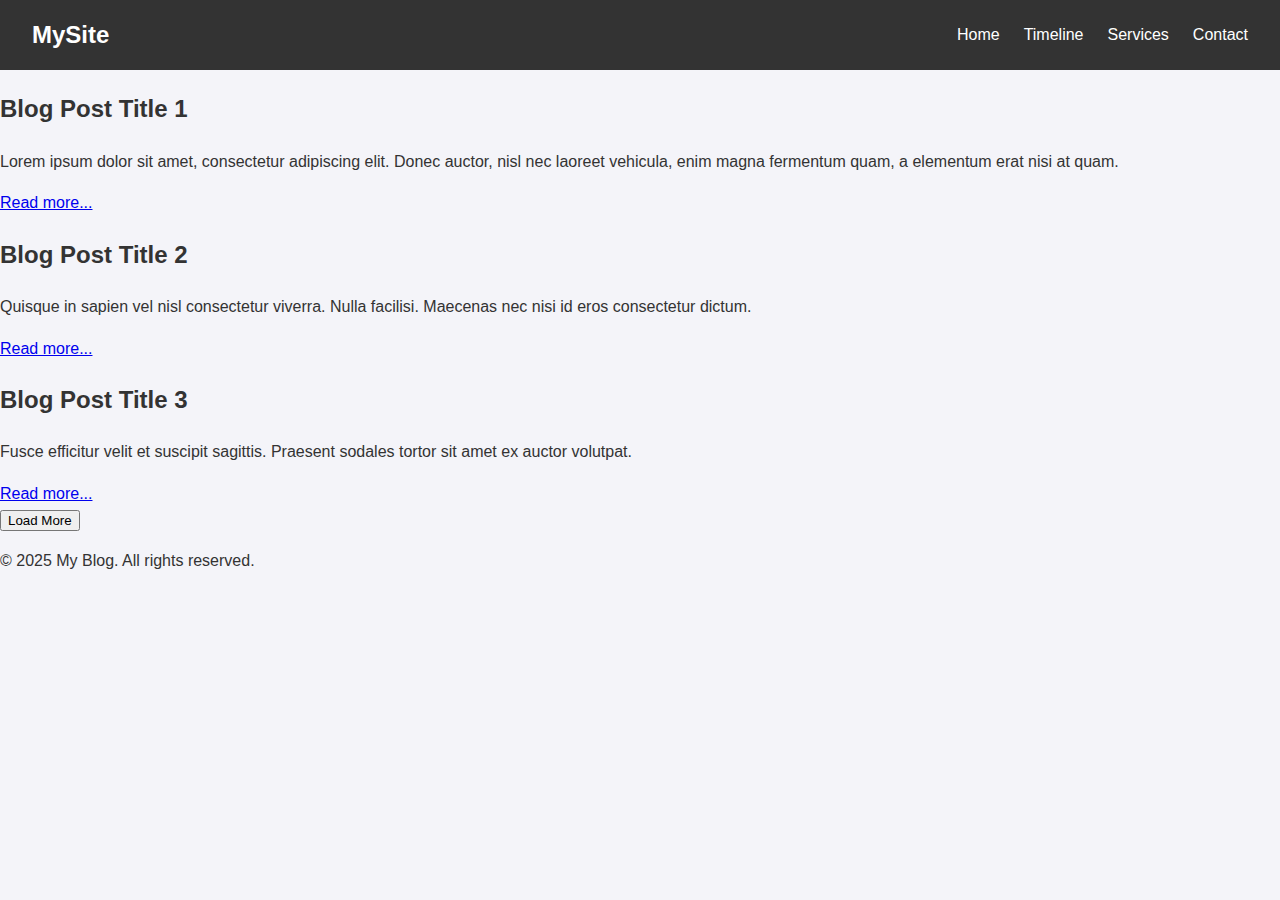
<file: index.html>
<!DOCTYPE html>
<html lang="en">
<head>
    <meta charset="UTF-8">
    <meta name="viewport" content="width=device-width, initial-scale=1.0">
    <title>My Blog</title>
    <link rel="stylesheet" href="style.css">
</head>
<body>

    <nav class="navbar">
        <div class="logo">MySite</div>
        <ul class="nav-links">
          <li><a href="#home">Home</a></li>
          <li><a href="timeline.html">Timeline</a></li>
          <li><a href="#services">Services</a></li>
          <li><a href="#contact">Contact</a></li>
        </ul>
      </nav>

    <div class="container" id="blogContainer">
        <article class="post">
            <h2>Blog Post Title 1</h2>
            <p>Lorem ipsum dolor sit amet, consectetur adipiscing elit. Donec auctor, nisl nec laoreet vehicula, enim magna fermentum quam, a elementum erat nisi at quam.</p>
            <a href="#">Read more...</a>
        </article>

        <article class="post">
            <h2>Blog Post Title 2</h2>
            <p>Quisque in sapien vel nisl consectetur viverra. Nulla facilisi. Maecenas nec nisi id eros consectetur dictum.</p>
            <a href="#">Read more...</a>
        </article>

        <article class="post">
            <h2>Blog Post Title 3</h2>
            <p>Fusce efficitur velit et suscipit sagittis. Praesent sodales tortor sit amet ex auctor volutpat.</p>
            <a href="#">Read more...</a>
        </article>
    </div>

    <button id="loadMore">Load More</button>

    <footer>
        <p>&copy; 2025 My Blog. All rights reserved.</p>
    </footer>

    <script src="script.js"></script>
</body>
</html>
</file>
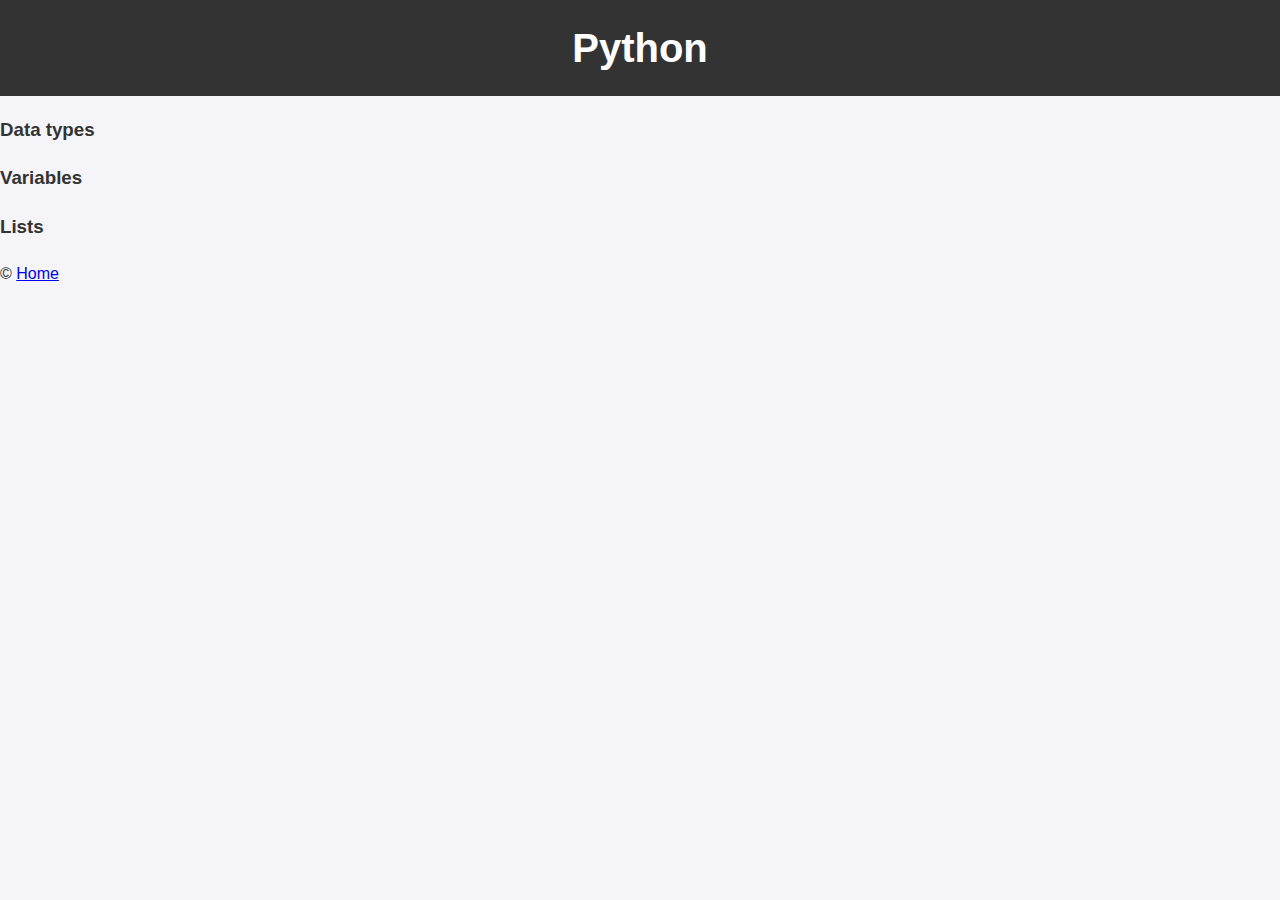
<file: python.html>
<!DOCTYPE html>
<html lang="en">
<head>
  <meta charset="UTF-8">
  <meta name="viewport" content="width=device-width, initial-scale=1.0">
  <title>Home</title>
  <link rel="stylesheet" href="style.css">
</head>
<body>
  <header>
    <h1>Python</h1>
  </header>

<main>

  <h3>Data types</h3>

  <h3>Variables</h3>

  <h3>Lists</h3>

</main>

  <footer>
    <p>&copy; <a href = 'index.html' > Home </a></p>
  </footer>
</body>
</html>
</file>
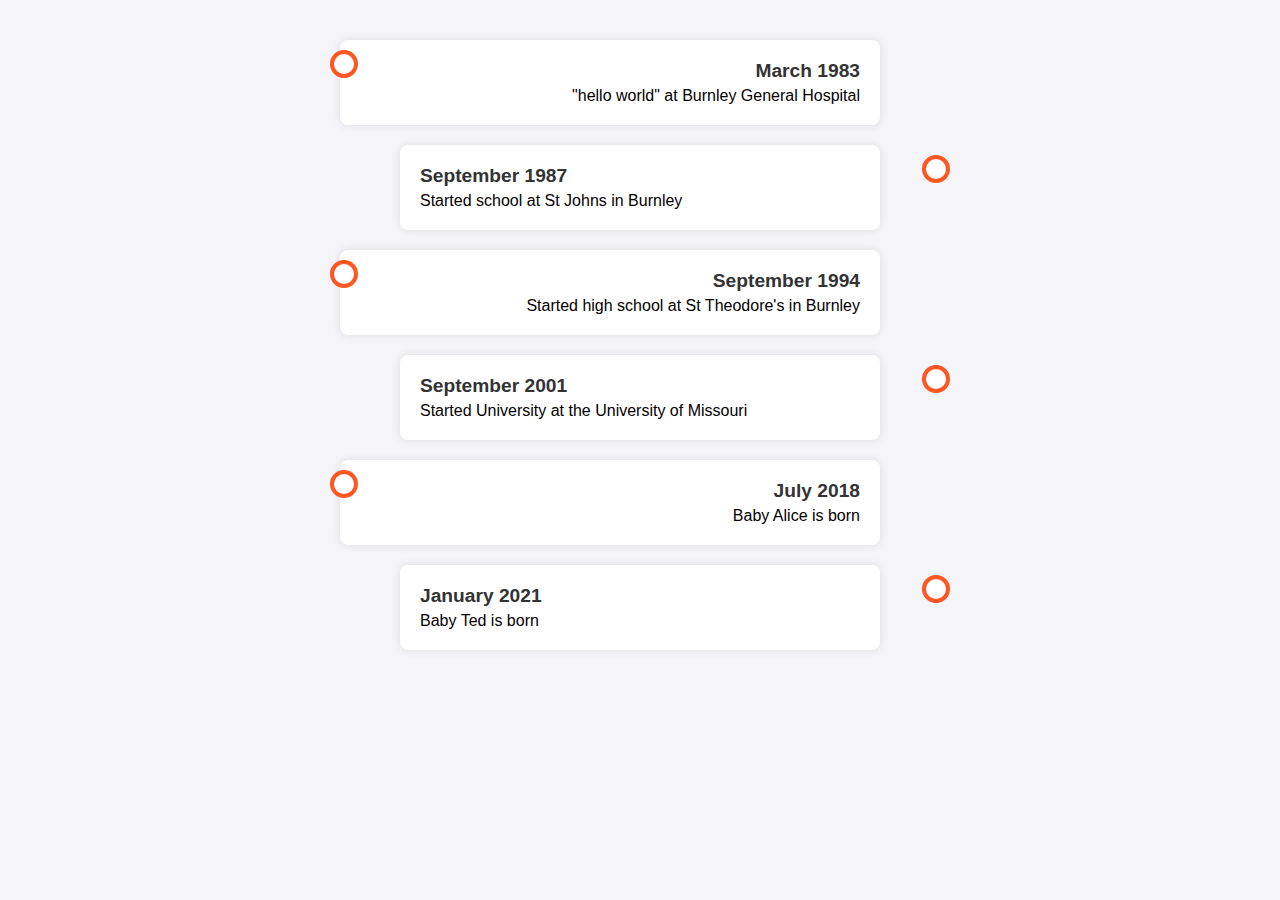
<file: timeline.html>
<!DOCTYPE html>
<html lang="en">
<head>
    <meta charset="UTF-8">
    <meta name="viewport" content="width=device-width, initial-scale=1.0">
    <title>Timeline</title>
    <style>
        body {
            font-family: Arial, sans-serif;
            margin: 0;
            padding: 0;
            background-color: #f4f4f9;
        }
        .timeline {
            position: relative;
            max-width: 600px;
            margin: 40px auto;
        }
        .timeline-item {
            position: relative;
            margin: 20px 0;
            padding-left: 60px;
            padding-right: 60px;
            text-align: left;
        }
        .timeline-item.left {
            text-align: right;
            padding-left: 0;
            padding-right: 60px;
        }
        .timeline-item::after {
            content: '';
            position: absolute;
            width: 20px;
            height: 20px;
            right: -10px;
            background-color: #fff;
            border: 4px solid #ff5722;
            border-radius: 50%;
            top: 10px;
            z-index: 1;
        }
        .timeline-item.left::after {
            left: -10px;
        }
        .timeline-content {
            background: #fff;
            padding: 20px;
            border-radius: 8px;
            box-shadow: 0 0 10px rgba(0, 0, 0, 0.1);
        }
        .timeline-content h3 {
            margin: 0;
            font-size: 1.2rem;
            color: #333;
        }
        .timeline-content p {
            margin: 5px 0 0;
            color: #060000;
        }
    </style>
</head>
<body>
    <div class="timeline">
        <div class="timeline-item left">
            <div class="timeline-content">
                <h3>March 1983</h3>
                <p>"hello world" at Burnley General Hospital</p>
            </div>
        </div>
        <div class="timeline-item">
            <div class="timeline-content">
                <h3>September 1987</h3>
                <p>Started school at St Johns in Burnley</p>
            </div>
        </div>
        <div class="timeline-item left">
            <div class="timeline-content">
                <h3>September 1994</h3>
                <p>Started high school at St Theodore's in Burnley</p>
            </div>
        </div>
        <div class="timeline-item">
            <div class="timeline-content">
                <h3>September 2001</h3>
                <p>Started University at the University of Missouri</p>
            </div>
        </div>
        <div class="timeline-item left">
            <div class="timeline-content">
                <h3>July 2018</h3>
                <p>Baby Alice is born</p>
            </div>
        </div>
        <div class="timeline-item">
            <div class="timeline-content">
                <h3>January 2021</h3>
                <p>Baby Ted is born</p>
            </div>
        </div>
    </div>
</body>
</html>
</file>
<file: style.css>
/* Basic CSS for layout and design */
body {
    font-family: Arial, sans-serif;
    margin: 0;
    padding: 0;
    line-height: 1.6;
    background-color: #f4f4f9;
    color: #333;
}

header {
    background: #333;
    color: #fff;
    padding: 1rem 0;
    text-align: center;
}

header h1 {
    margin: 0;
    font-size: 2.5rem;
}

body {
    margin: 0;
    font-family: Arial, sans-serif;
  }
  
  .navbar {
    display: flex;
    justify-content: space-between;
    align-items: center;
    padding: 1rem 2rem;
    background-color: #333;
    color: white;
  }
  
  .logo {
    font-size: 1.5rem;
    font-weight: bold;
  }
  
  .nav-links {
    list-style: none;
    display: flex;
    gap: 1.5rem;
    margin: 0;
  }
  
  .nav-links li {
    margin: 0;
  }
  
  .nav-links a {
    text-decoration: none;
    color: white;
    font-size: 1rem;
  }
  
  .nav-links a:hover {
    color: #f3a712;
  }
  
  
  /* Responsive Design */
  @media screen and (max-width: 768px) {
    .nav-links {
      display: none;
      flex-direction: column;
      background-color: #333;
      position: absolute;
      top: 70px;
      right: 0;
      width: 100%;
      padding: 1rem;
    }
  
    .nav-links.active {
      display: flex;
    }
  
    .burger {
      display: flex;
    }

.container {
    width: 80%;
    margin: auto;
    overflow: hidden;
    padding: 2rem 0;
}

.post {
    background: #fff;
    margin: 1rem 0;
    padding: 1rem;
    border: 1px solid #ddd;
    border-radius: 5px;
    box-shadow: 0 2px 5px rgba(0, 0, 0, 0.1);
}

.post h2 {
    margin-top: 0;
}

.post p {
    margin-bottom: 1rem;
}

footer {
    background: #333;
    color: #fff;
    text-align: center;
    padding: 1rem 0;
    margin-top: 2rem;
}

#loadMore {
    display: block;
    margin: 2rem auto;
    padding: 0.5rem 2rem;
    background: #333;
    color: #fff;
    border: none;
    border-radius: 5px;
    cursor: pointer;
    font-size: 1rem;
}

#loadMore:hover {
    background: #555;

}
</file>
